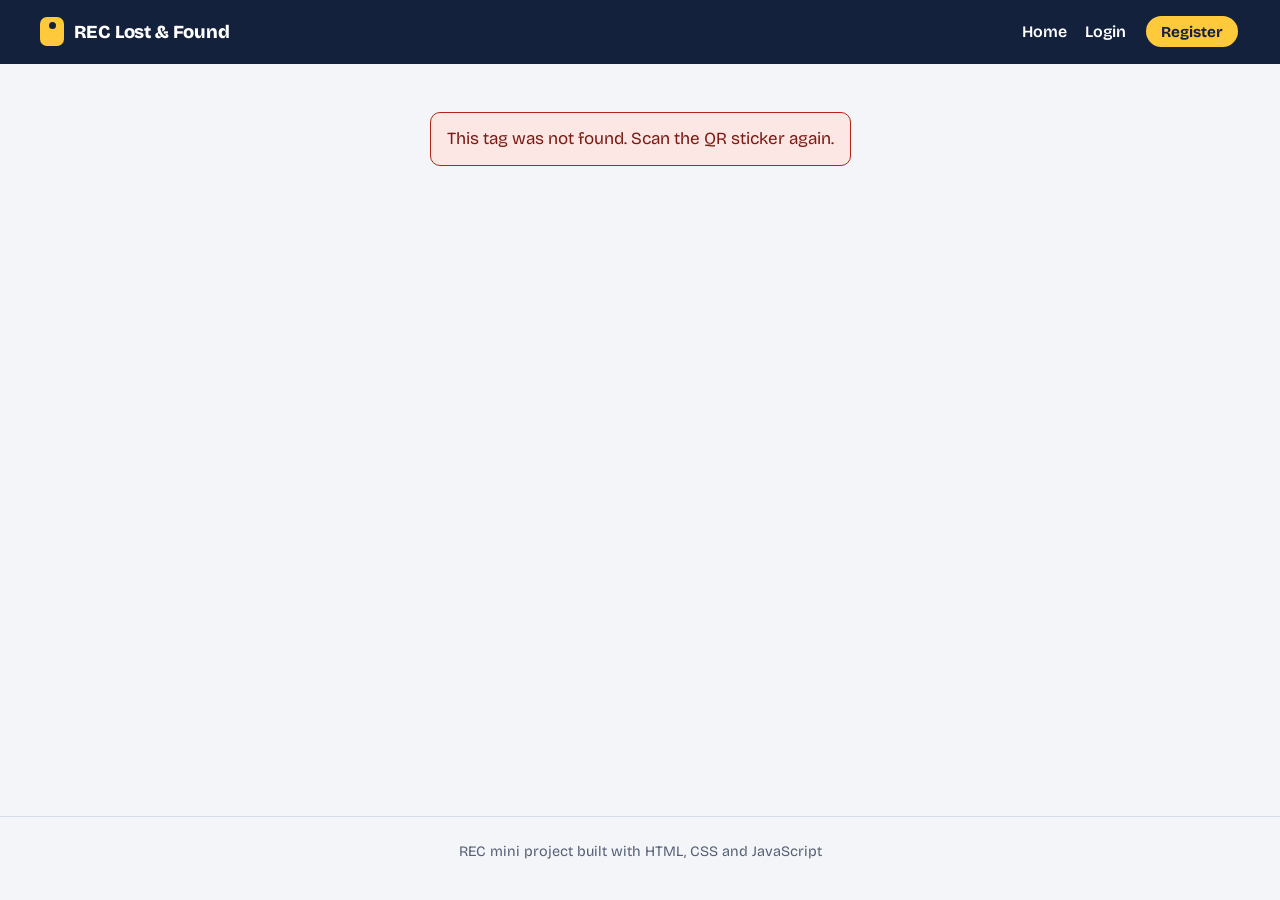
<file: chat.html>
<!DOCTYPE html>
<html lang="en">
<head>
  <meta charset="UTF-8">
  <meta name="viewport" content="width=device-width, initial-scale=1.0">
  <title>Chat | REC Lost &amp; Found</title>
  <link rel="stylesheet" href="css/style.css">
</head>
<body data-page="chat">

  <header class="site-header">
    <a class="brand" href="index.html"><span class="brand-mark" aria-hidden="true"></span>REC Lost &amp; Found</a>
    <nav>
      <a href="index.html">Home</a>
      <a href="dashboard.html" data-user hidden>My tags</a>
      <a href="create-tag.html" data-user hidden>New tag</a>
      <button type="button" id="logoutBtn" class="linklike" data-user hidden>Logout</button>
      <a href="login.html" data-guest>Login</a>
      <a href="register.html" class="btn btn-small" data-guest>Register</a>
    </nav>
  </header>

  <main class="wide">
    <p id="chatAlert" class="alert" role="alert" hidden></p>

    <div id="chatRoot" hidden>
      <div class="chat-head">
        <div>
          <h1 id="chatTitle">Chat</h1>
          <p id="roleText" class="muted"></p>
          <p id="ownerLogin" hidden>Are you the owner? <a id="ownerLoginLink" href="login.html">Log in</a> to chat as the owner.</p>
        </div>
        <button type="button" id="returnBtn" class="btn" hidden>Mark as returned</button>
      </div>

      <p id="returnedBanner" class="alert ok" hidden>This item has been returned to its owner. The chat is now closed.</p>
      <p id="netNote" class="alert warn" hidden>Connection problem. Trying again...</p>

      <div class="chat-grid">

        <!-- Chat box -->
        <section class="panel" aria-label="Chat">
          <div id="chatLog" class="chat-log" aria-live="polite"></div>
          <form id="chatForm" class="chat-form">
            <label for="chatInput" class="sr-only">Your message</label>
            <input type="text" id="chatInput" placeholder="Type a message" maxlength="500" autocomplete="off" required>
            <button type="submit" id="sendBtn" class="btn">Send</button>
          </form>
        </section>

        <!-- Live location -->
        <section class="panel" aria-label="Live location">
          <h2>Live location</h2>
          <p>Share where you are so the other person can find you. You can stop at any time.</p>
          <button type="button" id="shareBtn" class="btn btn-light">Share my live location</button>
          <p id="locStatus" role="status">You are not sharing your location.</p>

          <div class="loc" id="loc-finder" hidden>
            <h3 id="locTitle-finder">Finder's location</h3>
            <iframe id="map-finder" title="Map showing the finder's location" loading="lazy"></iframe>
            <a id="maplink-finder" href="#" target="_blank" rel="noopener">Open in Google Maps</a>
          </div>

          <div class="loc" id="loc-owner" hidden>
            <h3 id="locTitle-owner">Owner's location</h3>
            <iframe id="map-owner" title="Map showing the owner's location" loading="lazy"></iframe>
            <a id="maplink-owner" href="#" target="_blank" rel="noopener">Open in Google Maps</a>
          </div>
        </section>

      </div>
    </div>
  </main>

  <footer class="site-footer">
    <p>REC mini project built with HTML, CSS and JavaScript</p>
  </footer>

  <script src="js/app.js"></script>
</body>
</html>
</file>
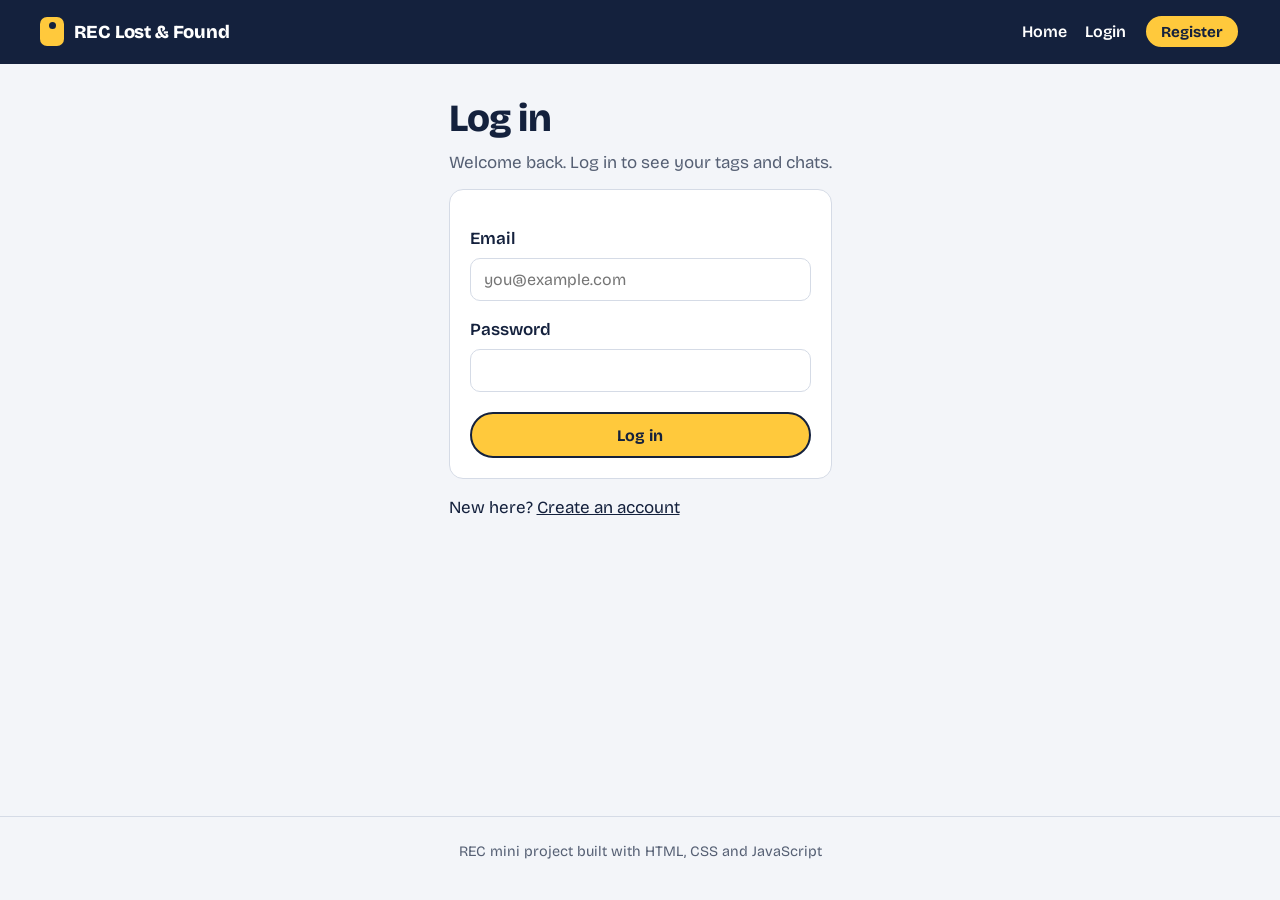
<file: create-tag.html>
<!DOCTYPE html>
<html lang="en">
<head>
  <meta charset="UTF-8">
  <meta name="viewport" content="width=device-width, initial-scale=1.0">
  <title>New tag | REC Lost &amp; Found</title>
  <link rel="stylesheet" href="css/style.css">
</head>
<body data-page="create-tag">

  <header class="site-header">
    <a class="brand" href="index.html"><span class="brand-mark" aria-hidden="true"></span>REC Lost &amp; Found</a>
    <nav>
      <a href="index.html">Home</a>
      <a href="dashboard.html" data-user hidden>My tags</a>
      <a href="create-tag.html" data-user hidden>New tag</a>
      <button type="button" id="logoutBtn" class="linklike" data-user hidden>Logout</button>
      <a href="login.html" data-guest>Login</a>
      <a href="register.html" class="btn btn-small" data-guest>Register</a>
    </nav>
  </header>

  <main class="narrow">
    <h1>Create a tag</h1>
    <p class="muted">Tell us what you want to protect. You get a QR sticker to print next.</p>

    <form id="tagForm" class="panel">
      <label for="itemType">Item type</label>
      <select id="itemType" name="itemType" required>
        <option value="Bag">Bag</option>
        <option value="Phone">Phone</option>
        <option value="Wallet">Wallet</option>
        <option value="Keys">Keys</option>
        <option value="Laptop">Laptop</option>
        <option value="ID card">ID card</option>
        <option value="Water bottle">Water bottle</option>
        <option value="Other">Other</option>
      </select>

      <label for="itemName">Item name</label>
      <input type="text" id="itemName" name="itemName" placeholder="Black backpack with red zip" maxlength="60" required>

      <label for="itemNote">Message for the finder (optional)</label>
      <textarea id="itemNote" name="itemNote" maxlength="200"
                placeholder="Please chat with me. I study in 2nd year CSE."></textarea>
      <p class="hint">Anyone who scans the QR can read this message. Do not write your phone number here.</p>

      <p id="msg" class="alert" role="alert" hidden></p>

      <button type="submit" id="submitBtn" class="btn btn-block">Create tag and QR</button>
    </form>
  </main>

  <footer class="site-footer">
    <p>REC mini project built with HTML, CSS and JavaScript</p>
  </footer>

  <script src="js/app.js"></script>
</body>
</html>
</file>
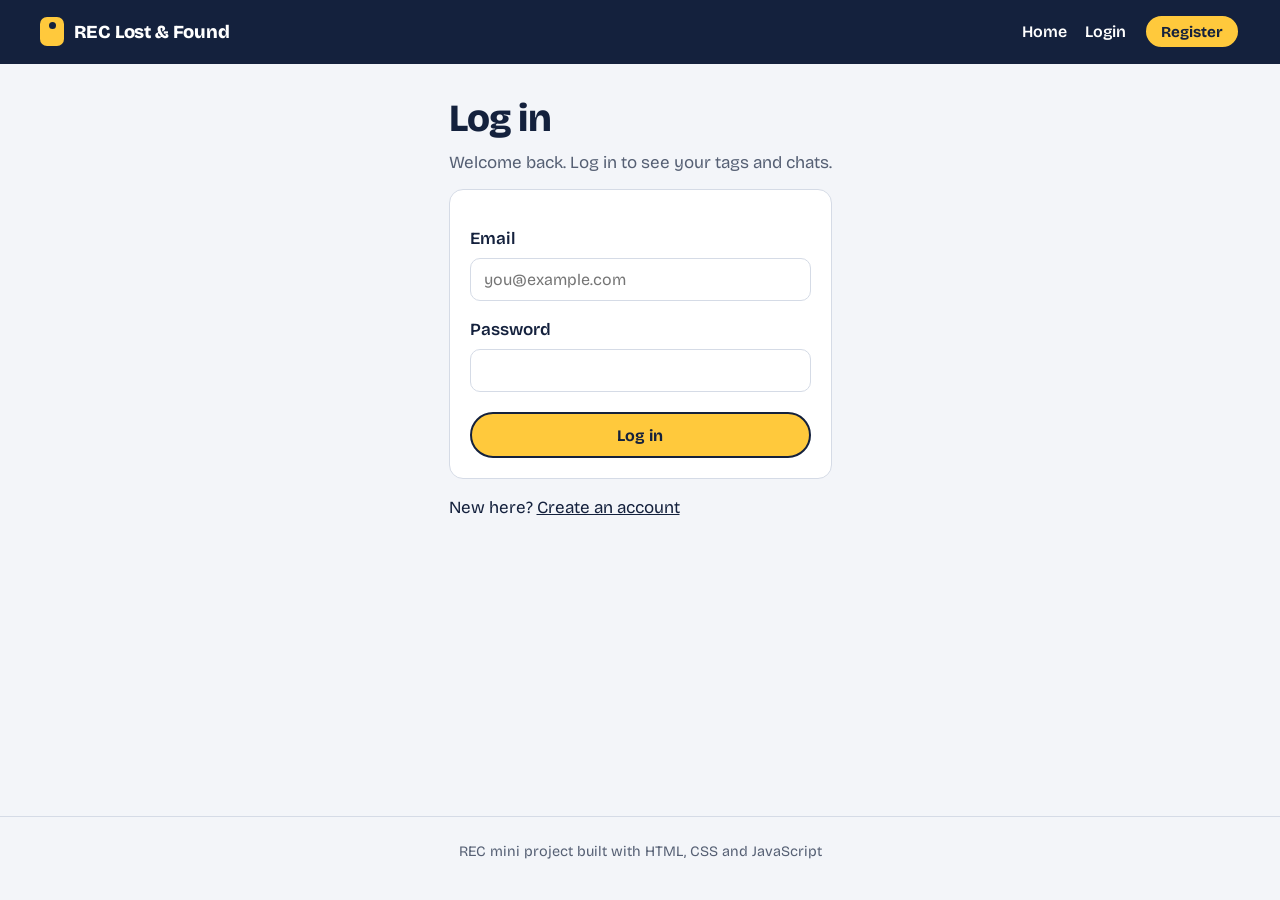
<file: dashboard.html>
<!DOCTYPE html>
<html lang="en">
<head>
  <meta charset="UTF-8">
  <meta name="viewport" content="width=device-width, initial-scale=1.0">
  <title>My tags | REC Lost &amp; Found</title>
  <link rel="stylesheet" href="css/style.css">
</head>
<body data-page="dashboard">

  <header class="site-header">
    <a class="brand" href="index.html"><span class="brand-mark" aria-hidden="true"></span>REC Lost &amp; Found</a>
    <nav>
      <a href="index.html">Home</a>
      <a href="dashboard.html" data-user hidden>My tags</a>
      <a href="create-tag.html" data-user hidden>New tag</a>
      <button type="button" id="logoutBtn" class="linklike" data-user hidden>Logout</button>
      <a href="login.html" data-guest>Login</a>
      <a href="register.html" class="btn btn-small" data-guest>Register</a>
    </nav>
  </header>

  <main class="wide">
    <div class="page-head">
      <div>
        <h1 id="hello">My tags</h1>
        <p class="muted">Every item you protect with a QR sticker is listed here.</p>
      </div>
      <a class="btn" href="create-tag.html">Create a new tag</a>
    </div>

    <p id="msg" class="alert" role="alert" hidden></p>

    <!-- Shown when the owner has no tags yet -->
    <div id="emptyMsg" class="panel" hidden>
      <h2>No tags yet</h2>
      <p>Make a tag for your bag, phone or keys. It takes under a minute.</p>
      <a class="btn" href="create-tag.html">Create your first tag</a>
    </div>

    <!-- The tag list is filled in by JavaScript -->
    <div id="tableWrap" class="table-wrap" hidden>
      <table id="tagTable">
        <thead>
          <tr>
            <th scope="col">Item</th>
            <th scope="col">Status</th>
            <th scope="col">Created</th>
            <th scope="col">Actions</th>
          </tr>
        </thead>
        <tbody id="tagRows"></tbody>
      </table>
    </div>
  </main>

  <footer class="site-footer">
    <p>REC mini project built with HTML, CSS and JavaScript</p>
  </footer>

  <script src="js/app.js"></script>
</body>
</html>
</file>
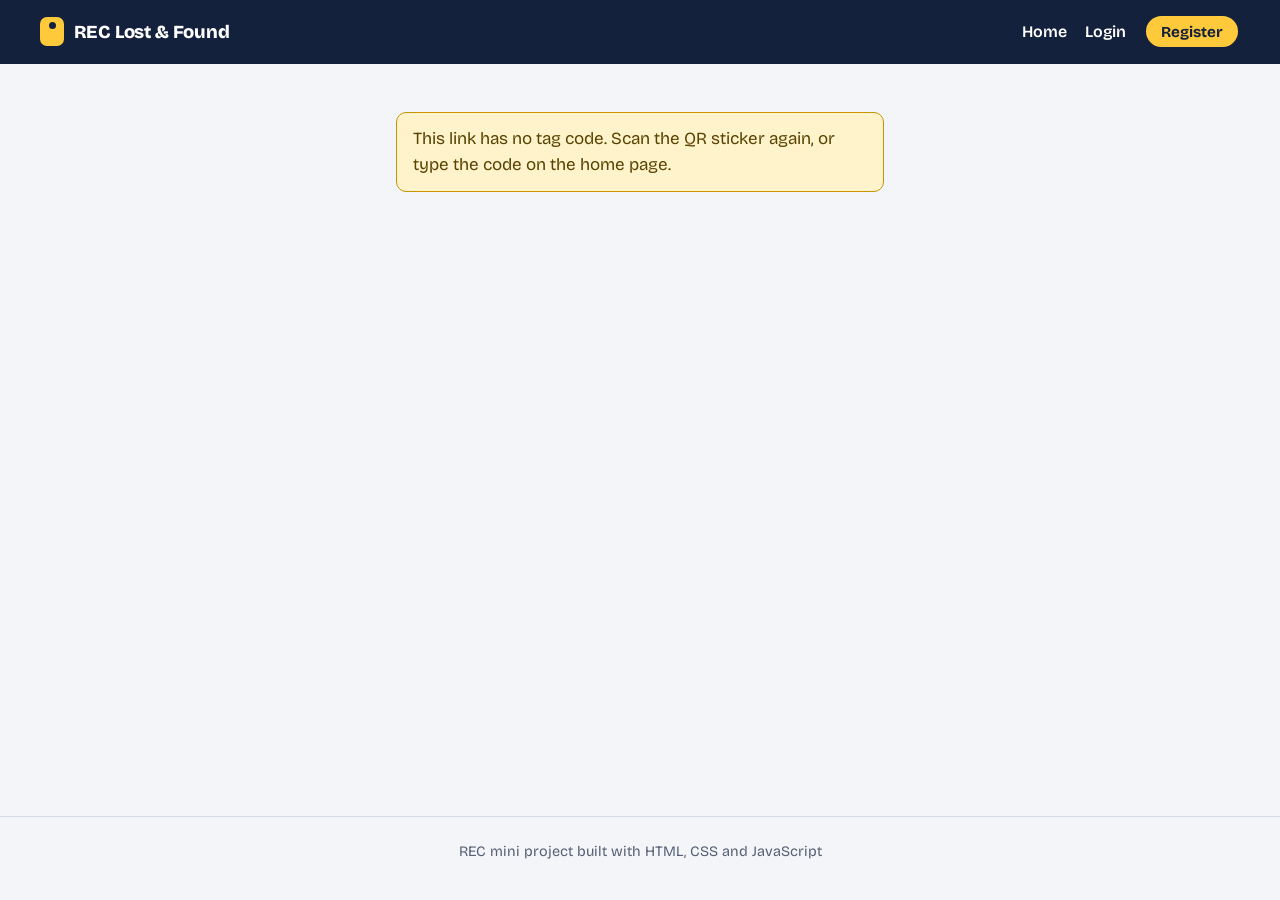
<file: found.html>
<!DOCTYPE html>
<html lang="en">
<head>
  <meta charset="UTF-8">
  <meta name="viewport" content="width=device-width, initial-scale=1.0">
  <title>You found an item | REC Lost &amp; Found</title>
  <link rel="stylesheet" href="css/style.css">
</head>
<body data-page="found">

  <header class="site-header">
    <a class="brand" href="index.html"><span class="brand-mark" aria-hidden="true"></span>REC Lost &amp; Found</a>
    <nav>
      <a href="index.html">Home</a>
      <a href="dashboard.html" data-user hidden>My tags</a>
      <a href="create-tag.html" data-user hidden>New tag</a>
      <button type="button" id="logoutBtn" class="linklike" data-user hidden>Logout</button>
      <a href="login.html" data-guest>Login</a>
      <a href="register.html" class="btn btn-small" data-guest>Register</a>
    </nav>
  </header>

  <main class="narrow">
    <p id="foundMsg" class="alert" role="alert" hidden></p>

    <section id="foundCard" class="panel" hidden>
      <h1>You found <span id="itemName">an item</span></h1>
      <p>Thank you for helping. This <span id="itemType">item</span> belongs to <strong id="ownerName">its owner</strong>.</p>

      <blockquote id="ownerNote" hidden></blockquote>

      <p>
        You cannot see the owner's phone number, and they cannot see yours.
        Use the chat to agree on a place to hand it over. You can also share your live location.
      </p>

      <a id="chatLink" class="btn btn-block" href="chat.html">Chat with the owner</a>
    </section>
  </main>

  <footer class="site-footer">
    <p>REC mini project built with HTML, CSS and JavaScript</p>
  </footer>

  <script src="js/app.js"></script>
</body>
</html>
</file>
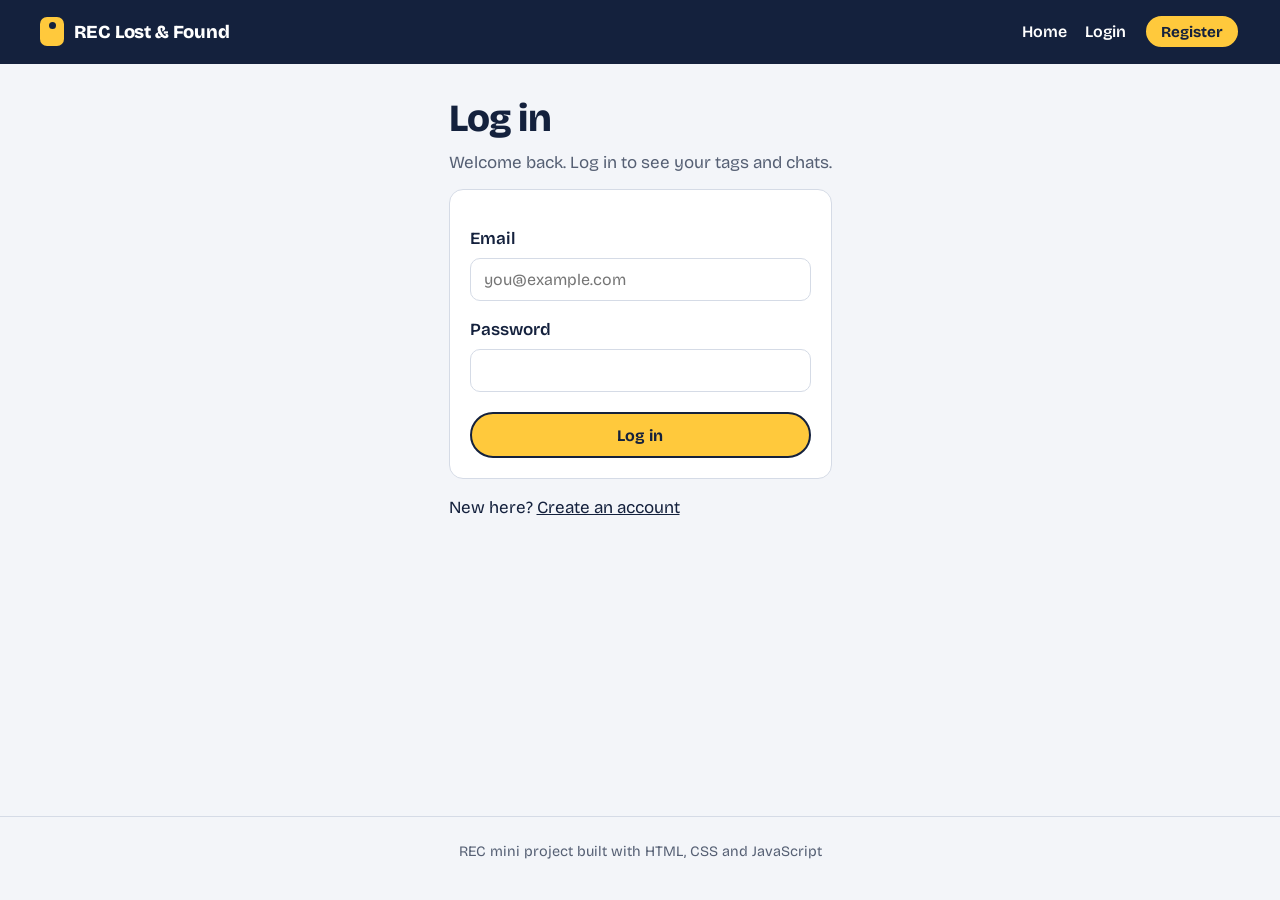
<file: login.html>
<!DOCTYPE html>
<html lang="en">
<head>
  <meta charset="UTF-8">
  <meta name="viewport" content="width=device-width, initial-scale=1.0">
  <title>Login | REC Lost &amp; Found</title>
  <link rel="stylesheet" href="css/style.css">
</head>
<body data-page="login">

  <header class="site-header">
    <a class="brand" href="index.html"><span class="brand-mark" aria-hidden="true"></span>REC Lost &amp; Found</a>
    <nav>
      <a href="index.html">Home</a>
      <a href="dashboard.html" data-user hidden>My tags</a>
      <a href="create-tag.html" data-user hidden>New tag</a>
      <button type="button" id="logoutBtn" class="linklike" data-user hidden>Logout</button>
      <a href="login.html" data-guest>Login</a>
      <a href="register.html" class="btn btn-small" data-guest>Register</a>
    </nav>
  </header>

  <main class="narrow">
    <h1>Log in</h1>
    <p class="muted">Welcome back. Log in to see your tags and chats.</p>

    <form id="loginForm" class="panel">
      <label for="email">Email</label>
      <input type="email" id="email" name="email" placeholder="you@example.com" autocomplete="email" required>

      <label for="password">Password</label>
      <input type="password" id="password" name="password" autocomplete="current-password" required>

      <p id="msg" class="alert" role="alert" hidden></p>

      <button type="submit" id="submitBtn" class="btn btn-block">Log in</button>
    </form>

    <p style="margin-top:1rem">New here? <a href="register.html">Create an account</a></p>
  </main>

  <footer class="site-footer">
    <p>REC mini project built with HTML, CSS and JavaScript</p>
  </footer>

  <script src="js/app.js"></script>
</body>
</html>
</file>
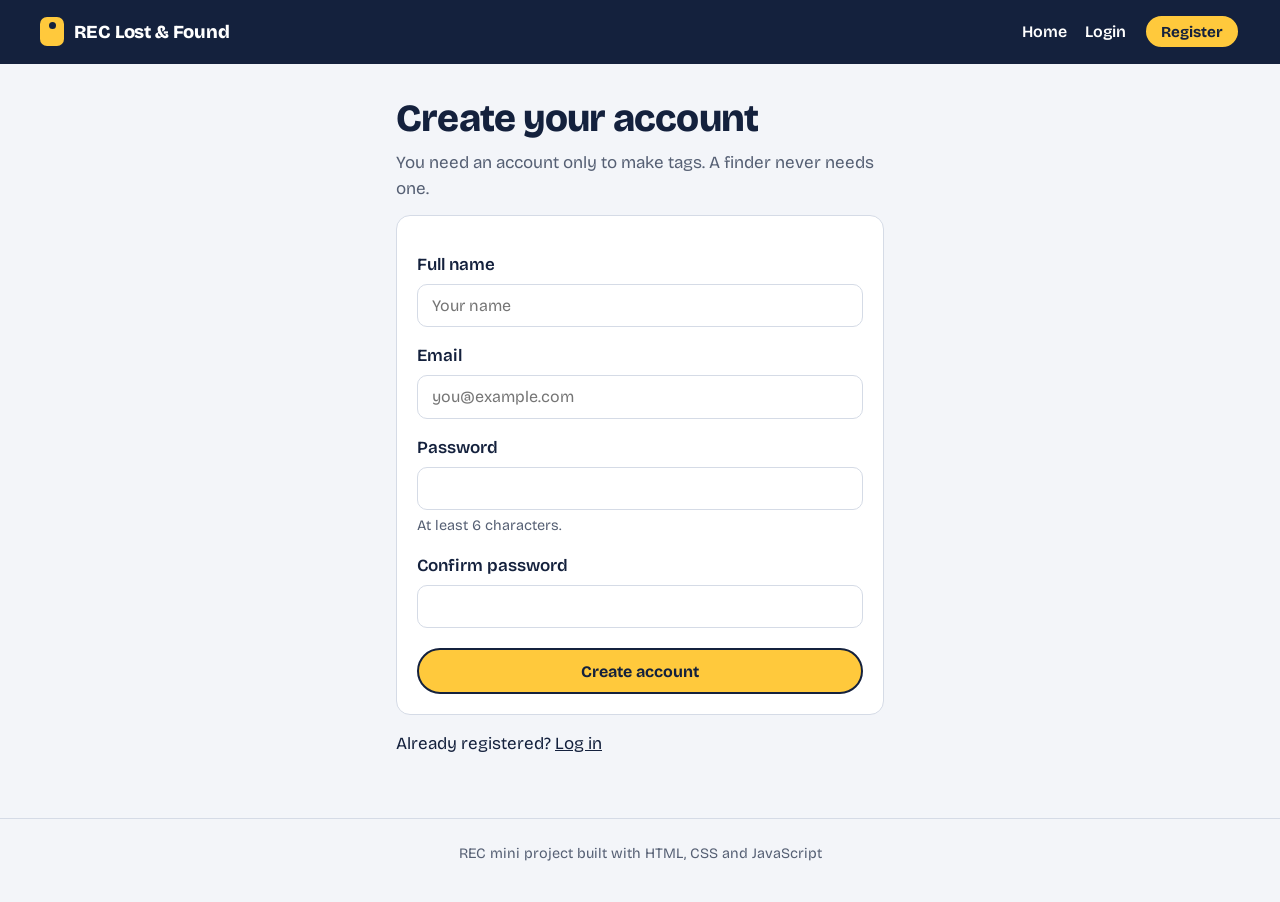
<file: register.html>
<!DOCTYPE html>
<html lang="en">
<head>
  <meta charset="UTF-8">
  <meta name="viewport" content="width=device-width, initial-scale=1.0">
  <title>Register | REC Lost &amp; Found</title>
  <link rel="stylesheet" href="css/style.css">
</head>
<body data-page="register">

  <header class="site-header">
    <a class="brand" href="index.html"><span class="brand-mark" aria-hidden="true"></span>REC Lost &amp; Found</a>
    <nav>
      <a href="index.html">Home</a>
      <a href="dashboard.html" data-user hidden>My tags</a>
      <a href="create-tag.html" data-user hidden>New tag</a>
      <button type="button" id="logoutBtn" class="linklike" data-user hidden>Logout</button>
      <a href="login.html" data-guest>Login</a>
      <a href="register.html" class="btn btn-small" data-guest>Register</a>
    </nav>
  </header>

  <main class="narrow">
    <h1>Create your account</h1>
    <p class="muted">You need an account only to make tags. A finder never needs one.</p>

    <form id="registerForm" class="panel">
      <label for="fullName">Full name</label>
      <input type="text" id="fullName" name="fullName" placeholder="Your name" autocomplete="name" required>

      <label for="email">Email</label>
      <input type="email" id="email" name="email" placeholder="you@example.com" autocomplete="email" required>

      <label for="password">Password</label>
      <input type="password" id="password" name="password" minlength="6" autocomplete="new-password" required>
      <p class="hint">At least 6 characters.</p>

      <label for="confirm">Confirm password</label>
      <input type="password" id="confirm" name="confirm" minlength="6" autocomplete="new-password" required>

      <p id="msg" class="alert" role="alert" hidden></p>

      <button type="submit" id="submitBtn" class="btn btn-block">Create account</button>
    </form>

    <p style="margin-top:1rem">Already registered? <a href="login.html">Log in</a></p>
  </main>

  <footer class="site-footer">
    <p>REC mini project built with HTML, CSS and JavaScript</p>
  </footer>

  <script src="js/app.js"></script>
</body>
</html>
</file>
<file: css/style.css>
/* =====================================================================
   REC QR Lost & Found  -  css/style.css
   Idea: the whole site looks like a luggage tag. Navy ink, tag yellow,
   and one hard-edged "tag card" that holds the QR code.
   ===================================================================== */

@import url("https://fonts.googleapis.com/css2?family=Bricolage+Grotesque:opsz,wght@12..96,400;12..96,600;12..96,800&display=swap");

/* ---------- 1. Colours and basic settings ---------- */
:root {
  --ink: #14213d;        /* navy: text, header, QR */
  --paper: #f3f5f9;      /* page background */
  --card: #ffffff;
  --tag: #ffc93c;        /* tag yellow: main buttons */
  --tag-soft: #fff3cc;
  --line: #d5dbe6;
  --muted: #566074;
  --ok: #15803d;
  --ok-soft: #dff5e6;
  --bad: #b42318;
  --bad-soft: #fde7e4;
  --radius: 14px;
}

*, *::before, *::after { box-sizing: border-box; }

/* The HTML "hidden" attribute must always win */
[hidden] { display: none !important; }

body {
  margin: 0;
  min-height: 100vh;
  display: flex;
  flex-direction: column;
  font-family: "Bricolage Grotesque", system-ui, -apple-system, "Segoe UI", Roboto, sans-serif;
  font-size: 1.0625rem;
  line-height: 1.55;
  color: var(--ink);
  background: var(--paper);
}

main { flex: 1; }
h1, h2, h3 { line-height: 1.15; letter-spacing: -0.02em; margin: 0 0 0.6rem; }
h1 { font-size: clamp(1.7rem, 4.5vw, 2.4rem); font-weight: 800; }
h2 { font-size: 1.5rem; font-weight: 800; }
h3 { font-size: 1.1rem; font-weight: 600; }
p { margin: 0 0 0.8rem; }
a { color: var(--ink); }
small, .muted { color: var(--muted); }
.sr-only {
  position: absolute; width: 1px; height: 1px; overflow: hidden;
  clip: rect(0 0 0 0); white-space: nowrap;
}

:focus-visible { outline: 3px solid var(--ink); outline-offset: 2px; }

/* ---------- 2. Header and footer ---------- */
.site-header {
  display: flex; flex-wrap: wrap; align-items: center; justify-content: space-between;
  gap: 0.75rem 1.25rem;
  padding: 0.9rem clamp(1rem, 4vw, 2.5rem);
  background: var(--ink); color: #fff;
}
.site-header :focus-visible { outline-color: var(--tag); }

.brand {
  display: flex; align-items: center; gap: 0.6rem;
  font-weight: 800; font-size: 1.15rem; letter-spacing: -0.01em;
  color: #fff; text-decoration: none;
}
/* small yellow tag icon drawn with CSS only */
.brand-mark {
  position: relative; display: inline-block;
  width: 24px; height: 29px; border-radius: 7px; background: var(--tag);
}
.brand-mark::after {
  content: ""; position: absolute; top: 5px; left: 50%;
  width: 7px; height: 7px; margin-left: -3.5px; border-radius: 50%; background: var(--ink);
}

.site-header nav { display: flex; flex-wrap: wrap; align-items: center; gap: 0.4rem 1.1rem; }
.site-header nav a:not(.btn), .linklike {
  color: #fff; font-weight: 600; text-decoration: none;
  background: none; border: 0; padding: 0; font-family: inherit; font-size: 1rem; cursor: pointer;
}
.site-header nav a:not(.btn):hover, .linklike:hover { text-decoration: underline; }

.site-footer {
  padding: 1.5rem 1rem; text-align: center;
  color: var(--muted); font-size: 0.9rem; border-top: 1px solid var(--line);
}

/* ---------- 3. Buttons ---------- */
.btn {
  display: inline-block; padding: 0.7rem 1.25rem;
  font-family: inherit; font-size: 1rem; font-weight: 700; line-height: 1.2;
  color: var(--ink); background: var(--tag);
  border: 2px solid var(--ink); border-radius: 999px;
  text-decoration: none; cursor: pointer;
}
.btn:hover { background: #ffd75e; }
.btn:disabled { opacity: 0.55; cursor: not-allowed; }
.btn-light { background: #fff; }
.btn-light:hover { background: var(--tag-soft); }
.btn-small { padding: 0.4rem 0.95rem; font-size: 0.95rem; }
.btn-block { display: block; width: 100%; text-align: center; margin-top: 1.25rem; }

/* ---------- 4. Page layouts ---------- */
.narrow { max-width: 520px; margin: 0 auto; padding: 2rem 1rem 3rem; }
.wide { max-width: 1040px; margin: 0 auto; padding: 2rem clamp(1rem, 4vw, 2.5rem) 3rem; }
.section { max-width: 1040px; margin: 0 auto; padding: 1.5rem clamp(1rem, 4vw, 2.5rem); }

.panel {
  background: var(--card);
  border: 1.5px solid var(--line);
  border-radius: var(--radius);
  padding: 1.25rem;
}
.panel + .panel { margin-top: 1.25rem; }

/* ---------- 5. Home page ---------- */
.hero {
  display: grid; gap: 2.5rem; align-items: center;
  max-width: 1040px; margin: 0 auto;
  padding: clamp(2rem, 6vw, 4.5rem) clamp(1rem, 4vw, 2.5rem);
}
@media (min-width: 820px) { .hero { grid-template-columns: 1.15fr 0.85fr; } }
.hero h1 { font-size: clamp(2.5rem, 8vw, 4.4rem); line-height: 1; letter-spacing: -0.035em; margin-bottom: 1rem; }
.hero p.lead { font-size: 1.2rem; max-width: 34em; color: var(--muted); }
.hero-actions { display: flex; flex-wrap: wrap; gap: 0.75rem; margin-top: 1.5rem; }
.hero-tag { display: flex; justify-content: center; }

.steps {
  list-style: none; counter-reset: step; padding: 0; margin: 1rem 0 0;
  display: grid; gap: 1.25rem;
}
@media (min-width: 760px) { .steps { grid-template-columns: repeat(4, 1fr); } }
.steps li { counter-increment: step; border-top: 3px solid var(--ink); padding-top: 0.7rem; }
.steps li::before { content: counter(step); display: block; font-size: 2rem; font-weight: 800; line-height: 1; }
.steps strong { display: block; margin: 0.3rem 0 0.15rem; }

.found-box { background: var(--tag-soft); border-color: #e0b32a; }
.code-form { display: flex; flex-wrap: wrap; gap: 0.6rem; margin-top: 0.8rem; }
.code-form input { flex: 1 1 180px; width: auto; text-transform: uppercase; letter-spacing: 0.08em; }

/* ---------- 6. The tag card (the memorable part) ---------- */
.tag {
  width: min(100%, 300px);
  background: #fff;
  border: 2px solid var(--ink);
  border-radius: 22px;
  box-shadow: 6px 6px 0 var(--ink);
  overflow: hidden;
  text-align: center;
}
.tag-top {
  position: relative;
  padding: 2.2rem 1.1rem 0.9rem;
  background: var(--tag);
  border-bottom: 2px solid var(--ink);
}
/* the punched hole at the top of the tag */
.tag-top::before {
  content: ""; position: absolute; top: 12px; left: 50%;
  width: 16px; height: 16px; margin-left: -8px;
  border-radius: 50%; background: var(--paper); border: 2px solid var(--ink);
}
.tag-top strong { display: block; font-size: 1.2rem; line-height: 1.2; }
.tag-top span { display: block; font-size: 0.95rem; margin-top: 0.15rem; }
.tag-body { padding: 1.1rem 1.1rem 1.3rem; }
.tag-code { margin: 0.8rem 0 0; font-weight: 800; letter-spacing: 0.14em; }
.qr-box {
  display: inline-block; padding: 12px; line-height: 0;
  background: #fff; border: 1.5px solid var(--line); border-radius: 12px;
}
.qr-box img, .qr-box canvas { max-width: 100%; height: auto; }

.qr-layout { display: grid; gap: 2rem; justify-items: center; }
@media (min-width: 820px) { .qr-layout { grid-template-columns: auto 1fr; justify-items: start; align-items: start; } }
.link-text { word-break: break-all; font-size: 0.9rem; color: var(--muted); }
.btn-row { display: flex; flex-wrap: wrap; gap: 0.6rem; margin: 1rem 0; }

/* ---------- 7. Forms ---------- */
label { display: block; margin: 1rem 0 0.35rem; font-weight: 600; }
input, select, textarea {
  width: 100%; padding: 0.7rem 0.85rem;
  font-family: inherit; font-size: 1rem; color: var(--ink);
  background: #fff; border: 1.5px solid var(--line); border-radius: 10px;
}
input:focus, select:focus, textarea:focus { border-color: var(--ink); }
textarea { min-height: 100px; resize: vertical; }
.hint { margin: 0.3rem 0 0; font-size: 0.9rem; color: var(--muted); }

.alert { padding: 0.8rem 1rem; margin: 1rem 0; border: 1.5px solid; border-radius: 10px; }
.alert.error { background: var(--bad-soft); border-color: var(--bad); color: #7a1a12; }
.alert.ok { background: var(--ok-soft); border-color: var(--ok); color: #0d4f27; }
.alert.warn { background: var(--tag-soft); border-color: #c99400; color: #5a4300; }

blockquote {
  margin: 1rem 0; padding: 0.6rem 1rem;
  border-left: 4px solid var(--tag); background: #fafbfd; color: var(--ink);
}

/* ---------- 8. Dashboard table ---------- */
.page-head { display: flex; flex-wrap: wrap; justify-content: space-between; align-items: center; gap: 1rem; margin-bottom: 1rem; }
.table-wrap { overflow-x: auto; background: #fff; border: 1.5px solid var(--line); border-radius: var(--radius); }
table { width: 100%; min-width: 660px; border-collapse: collapse; }
th, td { padding: 0.8rem 1rem; text-align: left; vertical-align: top; border-bottom: 1px solid var(--line); }
th { font-size: 0.9rem; font-weight: 600; color: var(--muted); background: #f8f9fc; }
tr:last-child td { border-bottom: 0; }

.actions { display: flex; flex-wrap: wrap; align-items: center; gap: 0.4rem 0.9rem; }
.actions a, .actions button {
  padding: 0; font-family: inherit; font-size: 1rem; font-weight: 600;
  color: var(--ink); background: none; border: 0; text-decoration: underline; cursor: pointer;
}
.actions .danger { color: var(--bad); }

.chip { display: inline-block; padding: 0.1rem 0.65rem; font-size: 0.85rem; font-weight: 700; border: 1.5px solid; border-radius: 999px; }
.chip.active { background: var(--tag-soft); border-color: #c99400; color: #5a4300; }
.chip.returned { background: var(--ok-soft); border-color: var(--ok); color: #0d4f27; }
.badge-new {
  display: inline-block; margin-left: 0.2rem; padding: 0 0.5rem;
  font-size: 0.8rem; color: #fff; background: var(--ink); border-radius: 999px; text-decoration: none;
}

/* ---------- 9. Chat and location ---------- */
.chat-head { display: flex; flex-wrap: wrap; justify-content: space-between; align-items: flex-start; gap: 1rem; }
.chat-grid { display: grid; gap: 1.25rem; margin-top: 0.5rem; }
@media (min-width: 900px) { .chat-grid { grid-template-columns: 1.1fr 0.9fr; align-items: start; } }
.chat-grid .panel + .panel { margin-top: 0; }

.chat-log {
  display: flex; flex-direction: column; gap: 0.55rem;
  height: min(52vh, 480px); min-height: 260px; overflow-y: auto;
  padding: 0.25rem 0.15rem 1rem;
}
.chat-log .empty { margin: auto; color: var(--muted); text-align: center; }
.msg { max-width: 82%; padding: 0.55rem 0.85rem; border-radius: 16px; overflow-wrap: anywhere; }
.msg p { margin: 0; }
.msg time { display: block; margin-top: 0.15rem; font-size: 0.75rem; opacity: 0.7; }
.msg.mine { align-self: flex-end; color: #fff; background: var(--ink); border-bottom-right-radius: 4px; }
.msg.theirs { align-self: flex-start; background: #eceff6; border-bottom-left-radius: 4px; }
.msg.system { align-self: center; max-width: 95%; font-size: 0.9rem; text-align: center; background: var(--tag-soft); }

.chat-form { display: flex; gap: 0.6rem; padding-top: 0.9rem; border-top: 1.5px solid var(--line); }
.chat-form input { flex: 1; width: auto; }

.loc { margin-top: 1rem; }
.loc iframe { width: 100%; height: 260px; border: 0; border-radius: 10px; background: #e8ecf3; }
#locStatus { margin-top: 0.6rem; font-size: 0.95rem; color: var(--muted); }

/* ---------- 10. Print: only the tag card is printed ---------- */
@media print {
  body * { visibility: hidden; }
  .printable, .printable * { visibility: visible; }
  .printable { position: absolute; left: 0; top: 0; }
}

@media (prefers-reduced-motion: reduce) {
  * { transition: none !important; animation: none !important; }
}
</file>
